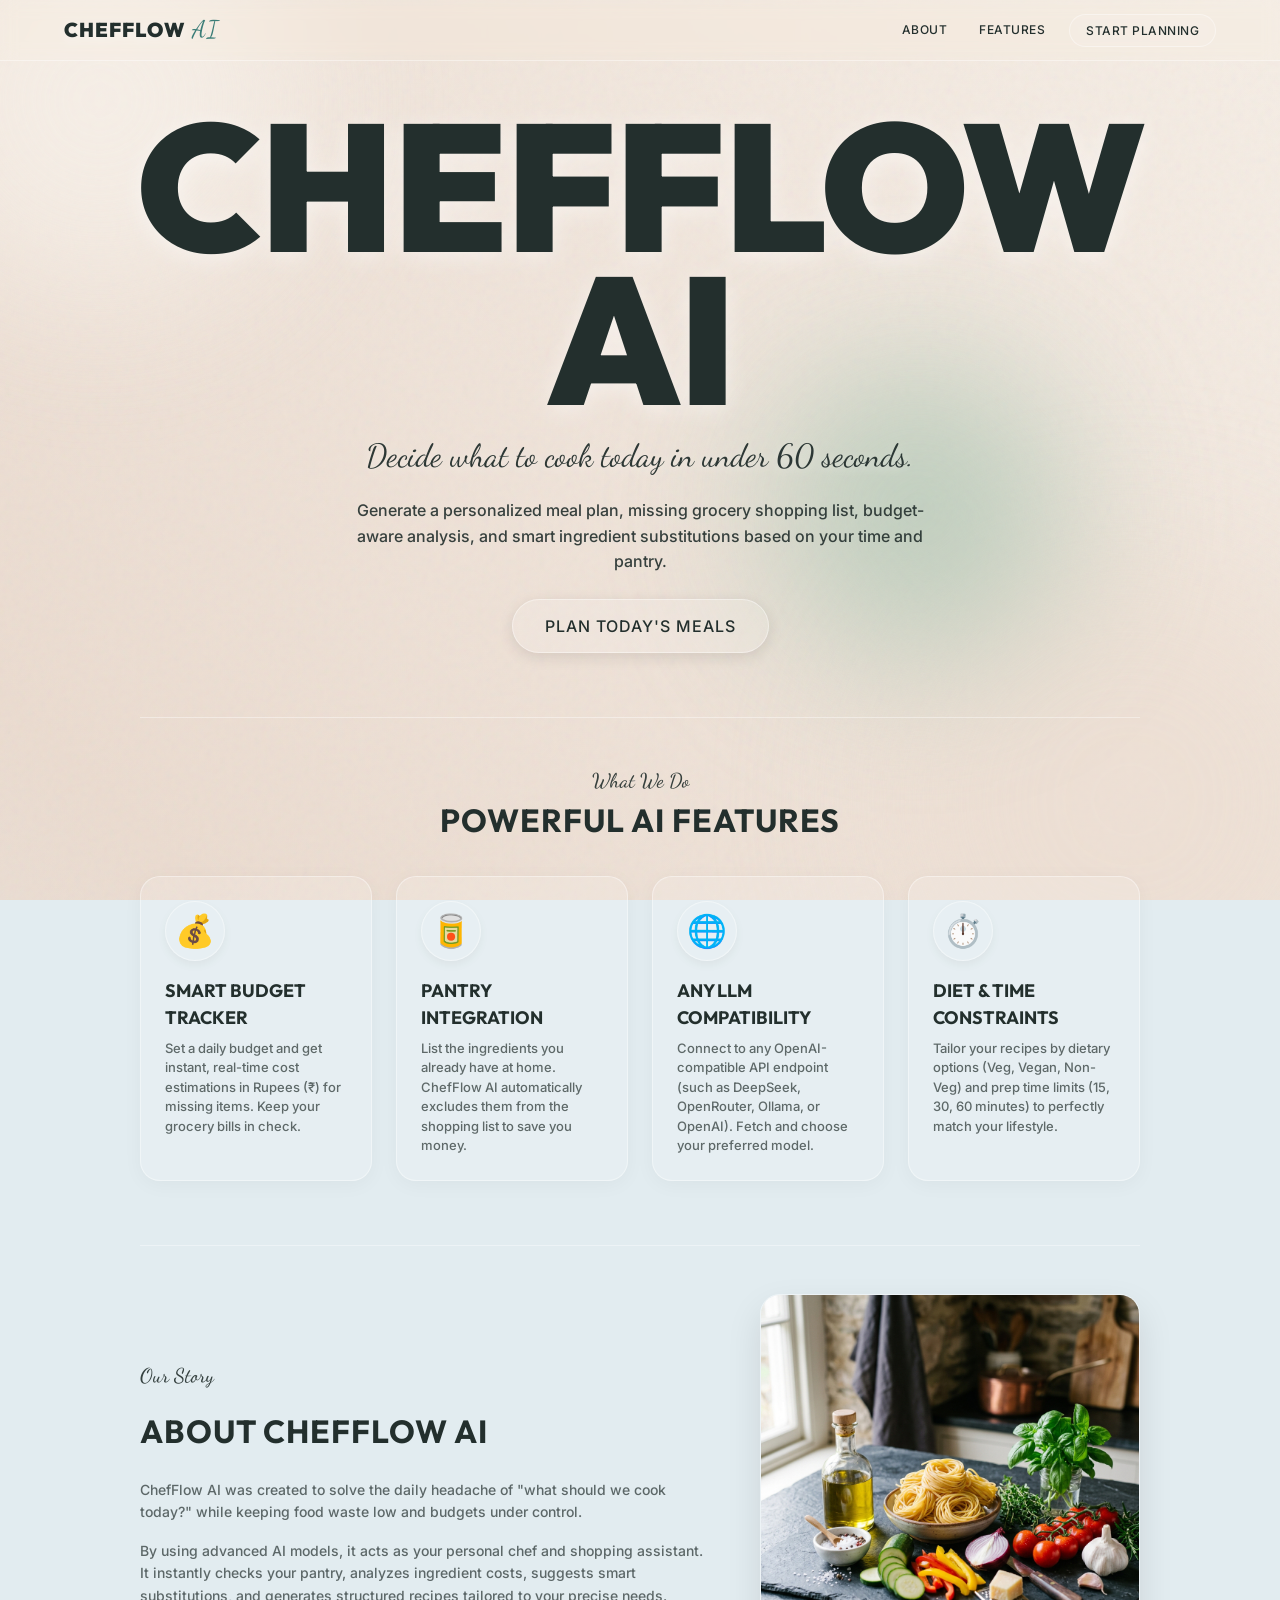
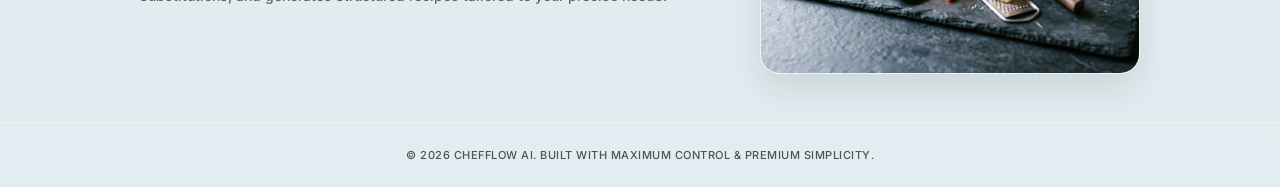
<file: index.html>
<!DOCTYPE html>
<html lang="en">
<head>
  <meta charset="UTF-8">
  <meta name="viewport" content="width=device-width, initial-scale=1.0">
  <title>ChefFlow AI — Personalized Meal Planner & Shopping Assistant</title>
  <meta name="description" content="Generate a personalized, budget-aware meal plan, grocery list, and ingredient substitutions in seconds.">
  <!-- Fonts -->
  <link rel="preconnect" href="https://fonts.googleapis.com">
  <link rel="preconnect" href="https://fonts.gstatic.com" crossorigin>
  <link href="https://fonts.googleapis.com/css2?family=Dancing+Script:wght@400..700&family=Inter:wght@400;500;700&family=Outfit:wght@400;500;700;900&family=Space+Mono&display=swap" rel="stylesheet">
  <!-- Stylesheet -->
  <link rel="stylesheet" href="style.css">
</head>
<body>
  <!-- Animated Background Layers -->
  <div class="mesh-bg"></div>
  <div class="noise-overlay"></div>
  <div class="bg-orbs">
    <div class="orb orb-1"></div>
    <div class="orb orb-2"></div>
    <div class="orb orb-3"></div>
  </div>

  <!-- Header / Navigation -->
  <header class="app-header">
    <div class="header-container">
      <a href="#" class="logo" id="logo-link">ChefFlow <span class="cursive-accent">AI</span></a>
      <nav class="nav-links">
        <a href="#about" class="nav-item" id="nav-about">About</a>
        <a href="#features" class="nav-item" id="nav-features">Features</a>
        <button class="nav-btn-outline" id="nav-start-btn">Start Planning</button>
      </nav>
    </div>
  </header>

  <main>
    <!-- Screen 1: Hero & Landing -->
    <section id="landing-screen" class="screen active">
      <div class="hero-bg-accent"></div>
      <div class="hero-content">
        <h1 class="hero-title">CHEFFLOW AI</h1>
        <h2 class="hero-subtitle">Decide what to cook today in under 60 seconds.</h2>
        <p class="hero-description">
          Generate a personalized meal plan, missing grocery shopping list, budget-aware analysis, and smart ingredient substitutions based on your time and pantry.
        </p>
        <div class="hero-cta-wrapper">
          <button class="btn-primary-action" id="start-planning-cta">Plan Today's Meals</button>
        </div>
      </div>

      <!-- Features Section -->
      <div id="features" class="landing-section">
        <span class="cursive-subtitle" style="text-align: center;">What We Do</span>
        <h2 class="section-title">Powerful AI Features</h2>
        <div class="features-grid">
          <div class="feature-item-card">
            <div class="feature-icon">💰</div>
            <h3>Smart Budget Tracker</h3>
            <p>Set a daily budget and get instant, real-time cost estimations in Rupees (₹) for missing items. Keep your grocery bills in check.</p>
          </div>
          <div class="feature-item-card">
            <div class="feature-icon">🥫</div>
            <h3>Pantry Integration</h3>
            <p>List the ingredients you already have at home. ChefFlow AI automatically excludes them from the shopping list to save you money.</p>
          </div>
          <div class="feature-item-card">
            <div class="feature-icon">🌐</div>
            <h3>Any LLM Compatibility</h3>
            <p>Connect to any OpenAI-compatible API endpoint (such as DeepSeek, OpenRouter, Ollama, or OpenAI). Fetch and choose your preferred model.</p>
          </div>
          <div class="feature-item-card">
            <div class="feature-icon">⏱️</div>
            <h3>Diet & Time Constraints</h3>
            <p>Tailor your recipes by dietary options (Veg, Vegan, Non-Veg) and prep time limits (15, 30, 60 minutes) to perfectly match your lifestyle.</p>
          </div>
        </div>
      </div>

      <!-- About Section -->
      <div id="about" class="landing-section">
        <div class="about-container">
          <div class="about-text">
            <span class="cursive-subtitle">Our Story</span>
            <h2 class="section-title">About ChefFlow AI</h2>
            <p>ChefFlow AI was created to solve the daily headache of "what should we cook today?" while keeping food waste low and budgets under control.</p>
            <p>By using advanced AI models, it acts as your personal chef and shopping assistant. It instantly checks your pantry, analyzes ingredient costs, suggests smart substitutions, and generates structured recipes tailored to your precise needs.</p>
          </div>
          <div class="about-image-wrapper">
            <img src="about_ingredients.png" alt="Fresh cooking ingredients on a slate table" class="about-img">
          </div>
        </div>
      </div>
    </section>

    <!-- Screen 2: Constraints Form -->
    <section id="form-screen" class="screen">
      <div class="form-container">
        <div class="form-card">
          <div class="form-header">
            <span class="cursive-subtitle">Your Preferences</span>
            <h2 class="form-title">Enter Cooking Constraints</h2>
            <p class="form-description">Tell us what you have and what you need. We'll handle the rest.</p>
          </div>

          <form id="preferences-form" novalidate>
            <!-- Step Indicators -->
            <div class="steps-progress" role="progressbar" aria-valuemin="1" aria-valuemax="3" aria-valuenow="1" aria-label="Planning progress">
              <div class="progress-bar-fill" id="progress-bar-fill"></div>
            </div>

            <!-- Fieldset 1: Budget & Servings -->
            <div class="form-step-section active" data-step="1">
              <div class="form-group-row">
                <div class="form-group">
                  <label for="input-budget">Daily Budget (₹)</label>
                  <input type="number" id="input-budget" min="10" max="10000" placeholder="e.g. 500" required aria-describedby="error-budget" aria-invalid="false">
                  <span class="error-msg" id="error-budget" role="alert">Please enter a valid daily budget (₹10 - ₹10,000).</span>
                </div>
                <div class="form-group">
                  <label for="input-people">Number of People</label>
                  <input type="number" id="input-people" min="1" max="20" placeholder="e.g. 2" required aria-describedby="error-people" aria-invalid="false">
                  <span class="error-msg" id="error-people" role="alert">Please specify number of people (1 - 20).</span>
                </div>
              </div>
              
              <div class="form-group-row" style="margin-top: 1.5rem;">
                <div class="form-group">
                  <label for="input-base-url">API Base URL</label>
                  <input type="text" id="input-base-url" placeholder="https://api.openai.com/v1" value="https://api.openai.com/v1" required aria-describedby="error-base-url" aria-invalid="false">
                  <span class="error-msg" id="error-base-url" role="alert">Please enter a valid API Base URL.</span>
                </div>
                <div class="form-group">
                  <label for="input-api-key">API Key</label>
                  <input type="password" id="input-api-key" placeholder="Enter API key..." required aria-describedby="error-api-key" aria-invalid="false">
                  <span class="error-msg" id="error-api-key" role="alert">Please enter a valid API key.</span>
                </div>
              </div>

              <div class="form-group-row" style="margin-top: 1.5rem; align-items: flex-end;">
                <div class="form-group" style="flex: 2;">
                  <label for="select-model">Model</label>
                  <div class="model-select-wrapper">
                    <select id="select-model" aria-invalid="false">
                      <option value="gpt-4o-mini">gpt-4o-mini (Default)</option>
                      <option value="gpt-4o">gpt-4o</option>
                      <option value="gpt-3.5-turbo">gpt-3.5-turbo</option>
                      <option value="custom">Enter Custom Model...</option>
                    </select>
                  </div>
                </div>
                <div class="form-group" style="flex: 1;">
                  <button type="button" id="btn-fetch-models" class="btn-action-outline" style="width: 100%; height: 46px; white-space: nowrap;">Fetch Models</button>
                </div>
              </div>

              <div class="form-group" id="custom-model-group" style="display: none; margin-top: 1.5rem;">
                <label for="input-model-custom">Custom Model Name</label>
                <input type="text" id="input-model-custom" placeholder="e.g. deepseek-chat, llama3" aria-invalid="false">
                <span class="error-msg" id="error-model-custom" role="alert">Please specify a model name.</span>
              </div>

              <div id="model-fetch-status" class="help-text" style="display: block; margin-top: 0.5rem; opacity: 0.8;">
                Your credentials and model choice are stored locally in your browser.
              </div>

              <div class="form-navigation-buttons">
                <button type="button" class="btn-nav btn-next" data-next="2">Next Step</button>
              </div>
            </div>

            <!-- Fieldset 2: Diet & Cooking Time -->
            <div class="form-step-section" data-step="2">
              <fieldset class="form-group">
                <legend class="form-group-label">Dietary Preference</legend>
                <div class="radio-pill-group">
                  <label class="radio-pill">
                    <input type="radio" name="diet" value="vegetarian" checked>
                    <span>Vegetarian</span>
                  </label>
                  <label class="radio-pill">
                    <input type="radio" name="diet" value="vegan">
                    <span>Vegan</span>
                  </label>
                  <label class="radio-pill">
                    <input type="radio" name="diet" value="non-vegetarian">
                    <span>Non-Vegetarian</span>
                  </label>
                </div>
              </fieldset>

              <fieldset class="form-group">
                <legend class="form-group-label">Available Cooking Time (Per Meal)</legend>
                <div class="radio-pill-group">
                  <label class="radio-pill">
                    <input type="radio" name="cooking-time" value="15">
                    <span>15 Mins</span>
                  </label>
                  <label class="radio-pill">
                    <input type="radio" name="cooking-time" value="30" checked>
                    <span>30 Mins</span>
                  </label>
                  <label class="radio-pill">
                    <input type="radio" name="cooking-time" value="60">
                    <span>60 Mins</span>
                  </label>
                </div>
              </fieldset>

              <div class="form-navigation-buttons">
                <button type="button" class="btn-nav btn-prev" data-prev="1">Back</button>
                <button type="button" class="btn-nav btn-next" data-next="3">Next Step</button>
              </div>
            </div>

            <!-- Fieldset 3: Pantry Ingredients -->
            <div class="form-step-section" data-step="3">
              <div class="form-group">
                <label for="ingredient-input">Ingredients Available at Home (Pantry)</label>
                <div class="tag-input-container">
                  <div class="tags-wrapper" id="tags-wrapper">
                    <!-- Dynamic tags will appear here -->
                  </div>
                  <input type="text" id="ingredient-input" placeholder="Type ingredient & press Enter (e.g. Rice, Eggs, Onion)" maxlength="50">
                </div>
                <small class="help-text">Adding ingredients you already have will help reduce the grocery list cost!</small>
                <div aria-live="polite" class="sr-only" id="pantry-announcer"></div>
                
                <!-- Quick suggestions -->
                <div class="suggestions-container">
                  <span class="suggestion-label">Common items:</span>
                  <div class="suggestions-list" id="suggestions-list">
                    <button type="button" class="btn-tag-suggestion" data-val="Rice">Rice</button>
                    <button type="button" class="btn-tag-suggestion" data-val="Onion">Onion</button>
                    <button type="button" class="btn-tag-suggestion" data-val="Tomato">Tomato</button>
                    <button type="button" class="btn-tag-suggestion" data-val="Eggs">Eggs</button>
                    <button type="button" class="btn-tag-suggestion" data-val="Potato">Potato</button>
                    <button type="button" class="btn-tag-suggestion" data-val="Milk">Milk</button>
                    <button type="button" class="btn-tag-suggestion" data-val="Bread">Bread</button>
                  </div>
                </div>
              </div>

              <div class="form-navigation-buttons">
                <button type="button" class="btn-nav btn-prev" data-prev="2">Back</button>
                <button type="submit" class="btn-submit-action" id="submit-plan-btn">Generate Meal Plan</button>
              </div>
            </div>

          </form>
        </div>
      </div>
    </section>

    <!-- Screen 3: AI Processing Loader -->
    <section id="loader-screen" class="screen" role="status" aria-live="polite" aria-busy="true">
      <div class="loader-content">
        <div class="spinner-container">
          <div class="spinner"></div>
        </div>
        <h2 class="loader-title">CHEFFLOW AI IS GENERATING</h2>
        <div class="terminal-logs-window">
          <div class="terminal-logs" id="terminal-logs">
            <p class="log-line">> Establishing secure sandbox...</p>
          </div>
        </div>
      </div>
    </section>

    <!-- Screen 4: Results Dashboard -->
    <section id="results-screen" class="screen">
      <div class="results-dashboard-container">
        <!-- Dashboard Header -->
        <div class="dashboard-header">
          <div>
            <span class="cursive-subtitle" id="dashboard-subtitle-meta">2 People • Vegetarian • 30 mins</span>
            <h1 class="dashboard-title">Today's Meal Plan</h1>
          </div>
          <div class="dashboard-actions">
            <button class="btn-action-outline" id="btn-copy-plan">Copy Plain Text</button>
            <button class="btn-action-outline" id="btn-download-plan">Download Plan</button>
            <button class="btn-primary-action" id="btn-restart-planning">Plan New Meals</button>
          </div>
        </div>

        <!-- Budget Feasibility Section -->
        <div class="dashboard-row budget-row">
          <div class="feature-card budget-status-card" id="budget-card">
            <div class="budget-card-header">
              <span class="card-caption">BUDGET FEASIBILITY</span>
              <span class="budget-badge" id="budget-badge-status">WITHIN BUDGET</span>
            </div>
            <div class="budget-card-main">
              <div class="budget-metric">
                <span class="metric-value" id="dashboard-estimated-cost">₹0</span>
                <span class="metric-label">Estimated Grocery Cost</span>
              </div>
              <div class="budget-comparison-bar" aria-hidden="true">
                <div class="comparison-bar-fill" id="budget-bar-fill"></div>
                <div class="comparison-bar-marker" id="budget-limit-marker">
                  <span class="marker-label">Limit: <span id="dashboard-budget-limit">₹0</span></span>
                </div>
              </div>
              <p class="budget-card-footer" id="budget-status-message">
                Your estimated grocery list cost is within the daily limit. Great job using home ingredients!
              </p>
            </div>
          </div>
        </div>

        <!-- Meals Row -->
        <div class="dashboard-grid meals-grid">
          <!-- Breakfast Card -->
          <div class="feature-card meal-card" data-meal="breakfast">
            <div class="meal-card-header">
              <span class="meal-label">BREAKFAST</span>
              <span class="meal-time" id="breakfast-time">15 mins</span>
            </div>
            <h3 class="meal-name" id="breakfast-name">Veg Omelette + Toast</h3>
            <h4 class="section-label">Ingredients Needed:</h4>
            <ul class="meal-ingredients-list" id="breakfast-ingredients">
              <!-- Dynamically populated -->
            </ul>
          </div>

          <!-- Lunch Card -->
          <div class="feature-card meal-card" data-meal="lunch">
            <div class="meal-card-header">
              <span class="meal-label">LUNCH</span>
              <span class="meal-time" id="lunch-time">20 mins</span>
            </div>
            <h3 class="meal-name" id="lunch-name">Tomato Rice + Salad</h3>
            <h4 class="section-label">Ingredients Needed:</h4>
            <ul class="meal-ingredients-list" id="lunch-ingredients">
              <!-- Dynamically populated -->
            </ul>
          </div>

          <!-- Dinner Card -->
          <div class="feature-card meal-card" data-meal="dinner">
            <div class="meal-card-header">
              <span class="meal-label">DINNER</span>
              <span class="meal-time" id="dinner-time">25 mins</span>
            </div>
            <h3 class="meal-name" id="dinner-name">Vegetable Pulao + Raita</h3>
            <h4 class="section-label">Ingredients Needed:</h4>
            <ul class="meal-ingredients-list" id="dinner-ingredients">
              <!-- Dynamically populated -->
            </ul>
          </div>
        </div>

        <!-- Grocery List and Substitutions Grid -->
        <div class="dashboard-grid secondary-grid">
          <!-- Grocery List Card -->
          <div class="feature-card grocery-list-card">
            <h3 class="card-title">Grocery Shopping List</h3>
            <p class="card-desc">Missing items to purchase. Tap to check off.</p>
            <ul class="shopping-list" id="grocery-shopping-list">
              <!-- Dynamic grocery items with checkboxes -->
            </ul>
          </div>

          <!-- Substitutions Card -->
          <div class="feature-card substitutions-card">
            <h3 class="card-title">Ingredient Substitutions</h3>
            <p class="card-desc">Alternatives if ingredients are unavailable at the store.</p>
            <div class="substitutions-container" id="substitutions-list-container">
              <!-- Dynamic substitution pairs -->
            </div>
          </div>
        </div>
      </div>
    </section>
  </main>

  <footer class="app-footer">
    <p>&copy; 2026 ChefFlow AI. Built with maximum control & premium simplicity.</p>
  </footer>

  <script src="app.js"></script>
</body>
</html>
</file>
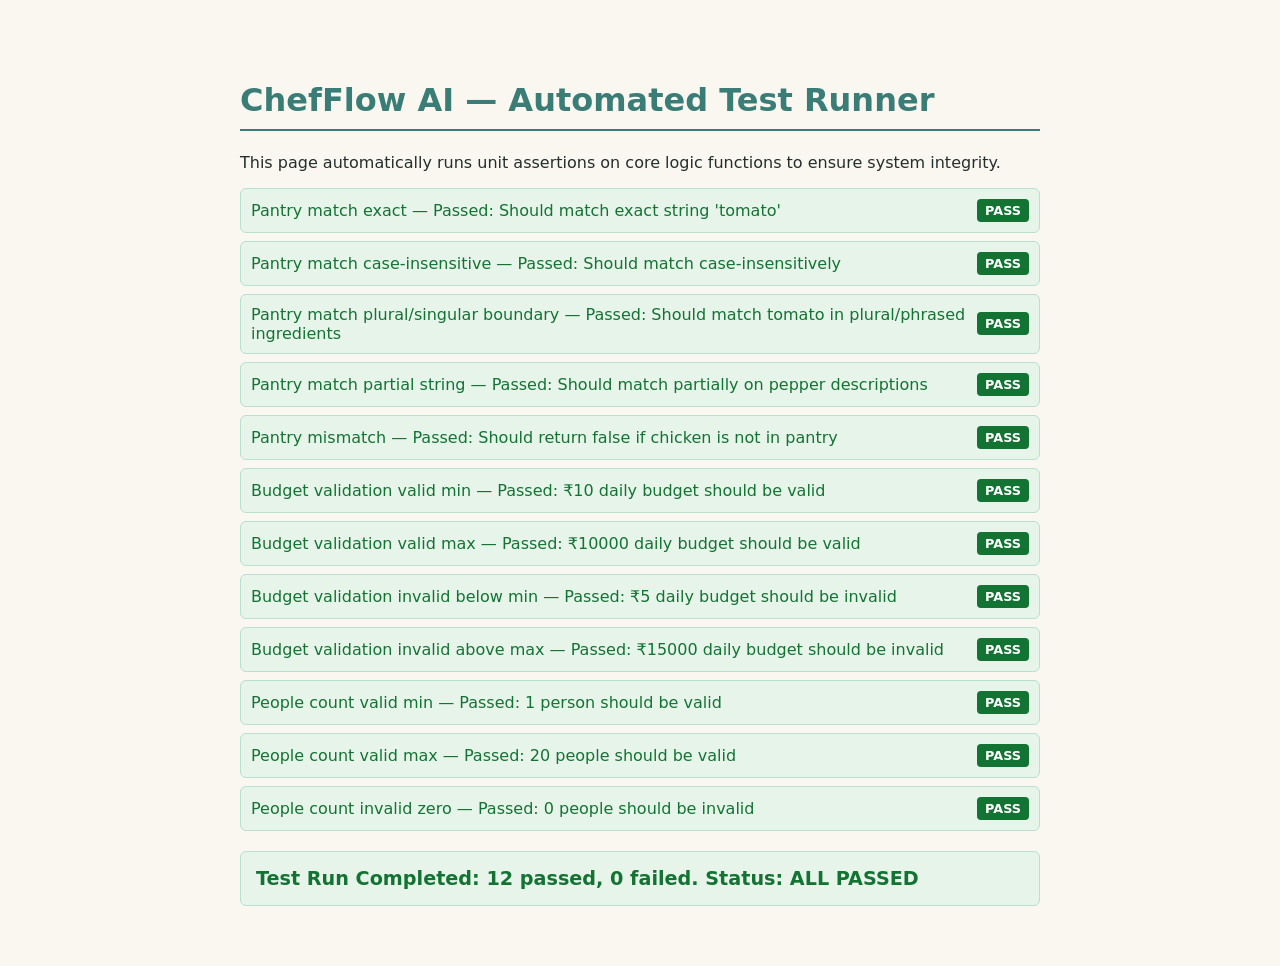
<file: test.html>
<!DOCTYPE html>
<html lang="en">
<head>
  <meta charset="UTF-8">
  <meta name="viewport" content="width=device-width, initial-scale=1.0">
  <title>ChefFlow AI — Test Suite</title>
  <style>
    body {
      font-family: system-ui, -apple-system, sans-serif;
      background-color: #faf6f0;
      color: #232f2d;
      max-width: 800px;
      margin: 40px auto;
      padding: 20px;
    }
    h1 {
      border-bottom: 2px solid #3a7d77;
      padding-bottom: 10px;
      color: #3a7d77;
    }
    .test-case {
      padding: 10px;
      margin: 8px 0;
      border-radius: 6px;
      border: 1px solid #ddd;
      display: flex;
      justify-content: space-between;
      align-items: center;
    }
    .pass {
      background-color: #e6f4ea;
      border-color: #b7e1cd;
      color: #137333;
    }
    .fail {
      background-color: #fce8e6;
      border-color: #f7c2c0;
      color: #c5221f;
    }
    .badge {
      font-weight: bold;
      text-transform: uppercase;
      font-size: 0.8em;
      padding: 4px 8px;
      border-radius: 4px;
    }
    .pass .badge {
      background-color: #137333;
      color: white;
    }
    .fail .badge {
      background-color: #c5221f;
      color: white;
    }
    .summary {
      font-size: 1.2em;
      font-weight: bold;
      margin-top: 20px;
      padding: 15px;
      background: #e2ecf0;
      border-radius: 6px;
      border: 1px solid #cde0de;
    }
  </style>
</head>
<body>
  <h1>ChefFlow AI — Automated Test Runner</h1>
  <p>This page automatically runs unit assertions on core logic functions to ensure system integrity.</p>

  <div id="test-results">Running tests...</div>
  <div id="test-summary" class="summary" style="display: none;"></div>

  <script>
    // Replicate core logic functions to test in isolation
    function isIngredientInPantry(ing, pantryList) {
      const clean = (str) => str.toLowerCase().replace(/[(),.-]/g, ' ').replace(/\s+/g, ' ').trim();
      const singularize = (str) => str.replace(/s\b/g, '').replace(/es\b/g, '');
      const escapeRegExp = (str) => str.replace(/[.*+?^${}()|[\]\\]/g, '\\$&');
      
      const cr = clean(ing);
      const crSingular = singularize(cr);
      
      return pantryList.some(p => {
        const cp = clean(p);
        const cpSingular = singularize(cp);
        
        if (cr === cp || crSingular === cpSingular) return true;
        
        if (cr.includes(cp) || cp.includes(cr) || crSingular.includes(cpSingular) || cpSingular.includes(crSingular)) {
          return true;
        }
        
        try {
          const regexP = new RegExp('\\b' + escapeRegExp(cpSingular) + '\\b');
          const regexR = new RegExp('\\b' + escapeRegExp(crSingular) + '\\b');
          return regexP.test(crSingular) || regexR.test(cpSingular);
        } catch (e) {
          return false;
        }
      });
    }

    // Test Runner Logic
    const resultsContainer = document.getElementById("test-results");
    const summaryContainer = document.getElementById("test-summary");
    resultsContainer.innerHTML = "";

    let passedCount = 0;
    let failedCount = 0;

    function assert(name, condition, expectedMessage) {
      const isPassed = condition;
      if (isPassed) {
        passedCount++;
      } else {
        failedCount++;
      }

      const div = document.createElement("div");
      div.className = `test-case ${isPassed ? 'pass' : 'fail'}`;
      
      const desc = document.createElement("span");
      desc.textContent = `${name} — ${isPassed ? 'Passed' : 'Failed'}: ${expectedMessage}`;
      
      const badge = document.createElement("span");
      badge.className = "badge";
      badge.textContent = isPassed ? "Pass" : "Fail";

      div.appendChild(desc);
      div.appendChild(badge);
      resultsContainer.appendChild(div);
    }

    // Run Tests
    try {
      // 1. Test Pantry Matching
      assert(
        "Pantry match exact",
        isIngredientInPantry("tomato", ["tomato", "onion"]),
        "Should match exact string 'tomato'"
      );

      assert(
        "Pantry match case-insensitive",
        isIngredientInPantry("Tomato", ["tomato", "onion"]),
        "Should match case-insensitively"
      );

      assert(
        "Pantry match plural/singular boundary",
        isIngredientInPantry("fresh organic tomatoes", ["tomato"]),
        "Should match tomato in plural/phrased ingredients"
      );

      assert(
        "Pantry match partial string",
        isIngredientInPantry("bell pepper", ["red bell pepper"]),
        "Should match partially on pepper descriptions"
      );

      assert(
        "Pantry mismatch",
        !isIngredientInPantry("chicken", ["tomato", "onion"]),
        "Should return false if chicken is not in pantry"
      );

      // 2. Test mock validation constraints
      const validateBudgetMock = (val) => !isNaN(val) && val >= 10 && val <= 10000;
      assert(
        "Budget validation valid min",
        validateBudgetMock(10),
        "₹10 daily budget should be valid"
      );
      assert(
        "Budget validation valid max",
        validateBudgetMock(10000),
        "₹10000 daily budget should be valid"
      );
      assert(
        "Budget validation invalid below min",
        !validateBudgetMock(5),
        "₹5 daily budget should be invalid"
      );
      assert(
        "Budget validation invalid above max",
        !validateBudgetMock(15000),
        "₹15000 daily budget should be invalid"
      );

      const validatePeopleMock = (val) => !isNaN(val) && val >= 1 && val <= 20;
      assert(
        "People count valid min",
        validatePeopleMock(1),
        "1 person should be valid"
      );
      assert(
        "People count valid max",
        validatePeopleMock(20),
        "20 people should be valid"
      );
      assert(
        "People count invalid zero",
        !validatePeopleMock(0),
        "0 people should be invalid"
      );

      // Display Summary
      summaryContainer.style.display = "block";
      summaryContainer.textContent = `Test Run Completed: ${passedCount} passed, ${failedCount} failed. Status: ${failedCount === 0 ? 'ALL PASSED' : 'SOME FAILED'}`;
      if (failedCount > 0) {
        summaryContainer.style.backgroundColor = "#fce8e6";
        summaryContainer.style.borderColor = "#f7c2c0";
        summaryContainer.style.color = "#c5221f";
      } else {
        summaryContainer.style.backgroundColor = "#e6f4ea";
        summaryContainer.style.borderColor = "#b7e1cd";
        summaryContainer.style.color = "#137333";
      }
    } catch (err) {
      resultsContainer.innerHTML += `<div class="test-case fail">Runner Error: ${err.message} <span class="badge">Fail</span></div>`;
    }
  </script>
</body>
</html>
</file>
<file: style.css>
/* ==========================================================================
   Frost Design System Variables & Base Settings (Glassmorphism Redesign)
   ========================================================================== */

:root {
  /* Colors - Earthy Neutrals & Warm Orange */
  --color-glass-white: rgba(255, 255, 255, 0.2);
  --color-glass-strong: rgba(255, 255, 255, 0.3);
  --color-glass-border: rgba(255, 255, 255, 0.4);
  
  --color-accent: #3a7d77;
  --color-accent-glow: rgba(58, 125, 119, 0.3);
  
  --color-text-primary: #232f2d;
  --color-text-secondary: rgba(35, 47, 45, 0.7);
  --color-charcoal-text: #17201f;
  
  --color-rose: #faf6f0;
  --color-peach: #ebdcd0;
  --color-lavender: #e2ecf0;
  --color-mint: #9bbda9;

  /* Typography — Font Families */
  --font-control: 'Inter', ui-sans-serif, system-ui, -apple-system, sans-serif;
  --font-control-compressed: 'Outfit', ui-sans-serif, system-ui, -apple-system, sans-serif;
  --font-control-cursive: 'Dancing Script', cursive, serif;
  --font-control-tnt: 'Space Mono', monospace;

  /* Typography — Scale */
  --text-caption: 12px;
  --leading-caption: 1.5;
  --text-body: 14px;
  --leading-body: 1.5;
  --text-heading-sm: 20px;
  --leading-heading-sm: 1.1;
  --text-heading: 32px;
  --leading-heading: 1.1;
  --text-heading-lg: 56px;
  --leading-heading-lg: 1;
  --text-display: clamp(64px, 15vw, 180px);
  --leading-display: 0.85;

  /* Typography — Weights */
  --font-weight-regular: 400;
  --font-weight-medium: 500;
  --font-weight-black: 900;

  /* Spacing */
  --spacing-4: 4px;
  --spacing-8: 8px;
  --spacing-12: 12px;
  --spacing-16: 16px;
  --spacing-20: 20px;
  --spacing-24: 24px;
  --spacing-32: 32px;
  --spacing-48: 48px;
  --spacing-52: 52px;
  --spacing-64: 64px;
  --spacing-80: 80px;
  --spacing-120: 120px;

  /* Border Radius */
  --radius-md: 4px;
  --radius-lg: 12px;
  --radius-xl: 20px;

  /* Named Radii */
  --radius-cards: 20px;
  --radius-links: 8px;
  --radius-inputs: 12px;
  --radius-buttons: 9999px;
  
  /* Glass Levels */
  --glass-bg-1: rgba(255, 255, 255, 0.05);
  --glass-bg-2: rgba(255, 255, 255, 0.15);
  --glass-bg-3: rgba(255, 255, 255, 0.25);
  
  --glass-blur-1: blur(8px) saturate(1.2);
  --glass-blur-2: blur(16px) saturate(1.2);
  --glass-blur-3: blur(24px) saturate(1.2);
}

/* Accessibility Helpers */
.sr-only {
  position: absolute;
  width: 1px;
  height: 1px;
  padding: 0;
  margin: -1px;
  overflow: hidden;
  clip: rect(0, 0, 0, 0);
  white-space: nowrap;
  border: 0;
}

/* Reset and Globals */
* {
  box-sizing: border-box;
  margin: 0;
  padding: 0;
}

body {
  font-family: var(--font-control);
  font-size: var(--text-body);
  line-height: var(--leading-body);
  font-weight: var(--font-weight-medium);
  color: var(--color-text-primary);
  min-height: 100vh;
  display: flex;
  flex-direction: column;
  overflow-x: hidden;
  position: relative;
  background-color: var(--color-lavender);
}

/* Animated Background Layers */
.mesh-bg {
  position: fixed;
  top: 0;
  left: 0;
  width: 100vw;
  height: 100vh;
  z-index: -3;
  background: linear-gradient(
    45deg,
    var(--color-lavender),
    var(--color-peach),
    var(--color-rose),
    var(--color-mint)
  );
  background-size: 400% 400%;
  animation: meshGradient 20s ease infinite;
}

.noise-overlay {
  position: fixed;
  top: 0;
  left: 0;
  width: 100vw;
  height: 100vh;
  z-index: -2;
  opacity: 0.05;
  pointer-events: none;
  background-image: url("data:image/svg+xml,%3Csvg viewBox='0 0 200 200' xmlns='http://www.w3.org/2000/svg'%3E%3Cfilter id='noiseFilter'%3E%3CfeTurbulence type='fractalNoise' baseFrequency='0.65' numOctaves='3' stitchTiles='stitch'/%3E%3C/filter%3E%3Crect width='100%25' height='100%25' filter='url(%23noiseFilter)'/%3E%3C/svg%3E");
}

.bg-orbs {
  position: fixed;
  top: 0;
  left: 0;
  width: 100vw;
  height: 100vh;
  z-index: -1;
  overflow: hidden;
  pointer-events: none;
}

.orb {
  position: absolute;
  border-radius: 50%;
  filter: blur(80px);
  opacity: 0.6;
}

.orb-1 {
  width: 400px;
  height: 400px;
  background: var(--color-rose);
  top: -100px;
  left: -100px;
  animation: floatOrb 15s ease-in-out infinite alternate;
}

.orb-2 {
  width: 500px;
  height: 500px;
  background: var(--color-peach);
  bottom: -150px;
  right: -100px;
  animation: floatOrb 18s ease-in-out infinite alternate-reverse;
}

.orb-3 {
  width: 300px;
  height: 300px;
  background: var(--color-mint);
  top: 40%;
  left: 60%;
  animation: floatOrb 22s ease-in-out infinite alternate;
}

@keyframes meshGradient {
  0% { background-position: 0% 50%; }
  50% { background-position: 100% 50%; }
  100% { background-position: 0% 50%; }
}

@keyframes floatOrb {
  0% { transform: translate(0, 0) scale(1); }
  50% { transform: translate(30px, -50px) scale(1.1); }
  100% { transform: translate(-20px, 20px) scale(0.9); }
}

@keyframes floatUp {
  from { opacity: 0; transform: translateY(20px); }
  to { opacity: 1; transform: translateY(0); }
}

@keyframes shimmer {
  0% { background-position: -200% center; }
  100% { background-position: 200% center; }
}

@keyframes pulseGlow {
  0% { box-shadow: 0 0 0 0 var(--color-accent-glow); }
  70% { box-shadow: 0 0 0 20px rgba(124, 91, 245, 0); }
  100% { box-shadow: 0 0 0 0 rgba(124, 91, 245, 0); }
}

/* Glass Helpers */
.glass-panel-1 {
  background: var(--glass-bg-1);
  backdrop-filter: var(--glass-blur-1);
  -webkit-backdrop-filter: var(--glass-blur-1);
  border: 1px solid var(--color-glass-border);
}

.glass-panel-2 {
  background: var(--glass-bg-2);
  backdrop-filter: var(--glass-blur-2);
  -webkit-backdrop-filter: var(--glass-blur-2);
  border: 1px solid var(--color-glass-border);
  box-shadow: 0 8px 32px rgba(0, 0, 0, 0.08);
}

.glass-panel-3 {
  background: var(--glass-bg-3);
  backdrop-filter: var(--glass-blur-3);
  -webkit-backdrop-filter: var(--glass-blur-3);
  border: 1px solid var(--color-glass-border);
  box-shadow: 0 12px 40px rgba(0, 0, 0, 0.12);
}

/* Header & Nav */
.app-header {
  position: sticky;
  top: 0;
  z-index: 100;
  padding: var(--spacing-12) 0;
  background: var(--glass-bg-1);
  backdrop-filter: var(--glass-blur-1);
  -webkit-backdrop-filter: var(--glass-blur-1);
  border-bottom: 1px solid var(--color-glass-border);
}

.header-container {
  width: 90%;
  max-width: 1200px;
  margin: 0 auto;
  display: flex;
  justify-content: space-between;
  align-items: center;
}

.logo {
  font-family: var(--font-control-compressed);
  font-size: var(--text-heading-sm);
  color: var(--color-text-primary);
  text-decoration: none;
  font-weight: var(--font-weight-black);
  letter-spacing: 1px;
  text-transform: uppercase;
  text-shadow: 0 2px 10px rgba(255, 255, 255, 0.5);
}

.cursive-accent {
  font-family: var(--font-control-cursive);
  text-transform: none;
  font-weight: var(--font-weight-regular);
  color: var(--color-accent);
  font-size: 24px;
  margin-left: 2px;
  text-shadow: none;
}

.nav-links {
  display: flex;
  align-items: center;
  gap: var(--spacing-16);
}

.nav-item {
  color: var(--color-text-primary);
  text-decoration: none;
  font-size: var(--text-caption);
  text-transform: uppercase;
  letter-spacing: 0.5px;
  transition: color 0.2s ease, text-shadow 0.2s ease;
  padding: var(--spacing-4) var(--spacing-8);
  border-radius: var(--radius-links);
}

.nav-item:hover {
  color: var(--color-text-primary);
  text-shadow: 0 0 8px rgba(255,255,255,0.6);
}

.nav-btn-outline {
  background: var(--glass-bg-1);
  color: var(--color-text-primary);
  border: 1px solid var(--color-glass-border);
  border-radius: var(--radius-buttons);
  padding: var(--spacing-8) var(--spacing-16);
  font-family: var(--font-control);
  font-weight: var(--font-weight-medium);
  font-size: var(--text-caption);
  cursor: pointer;
  transition: all 0.25s ease;
  text-transform: uppercase;
  letter-spacing: 0.5px;
  backdrop-filter: var(--glass-blur-1);
}

.nav-btn-outline:hover {
  background: var(--color-glass-strong);
  border-color: var(--color-text-primary);
  box-shadow: 0 0 15px rgba(255,255,255,0.2);
}

/* Screens System */
.screen {
  display: none;
  flex: 1;
  width: 100%;
  max-width: 1200px;
  margin: 0 auto;
  padding: var(--spacing-48) 5%;
  animation: floatUp 0.5s cubic-bezier(0.4, 0, 0.2, 1) forwards;
}

.screen.active {
  display: flex;
  flex-direction: column;
  justify-content: center;
}

/* Screen 1: Hero & Landing Screen */
#landing-screen {
  text-align: center;
  align-items: center;
  min-height: calc(100vh - 120px);
}

.hero-content {
  max-width: 800px;
  margin: auto 0;
  display: flex;
  flex-direction: column;
  align-items: center;
  gap: var(--spacing-24);
}

.hero-title {
  font-family: var(--font-control-compressed);
  font-size: var(--text-display);
  line-height: var(--leading-display);
  font-weight: var(--font-weight-black);
  color: var(--color-text-primary);
  letter-spacing: -2px;
  text-shadow: 0 4px 24px rgba(255, 255, 255, 0.5);
}

.hero-subtitle {
  font-family: var(--font-control-cursive);
  font-size: var(--text-heading);
  line-height: var(--leading-heading);
  font-weight: var(--font-weight-regular);
  color: var(--color-text-primary);
  opacity: 0.95;
  text-shadow: 0 2px 12px rgba(255, 255, 255, 0.5);
}

.hero-description {
  color: var(--color-text-primary);
  font-size: 16px;
  max-width: 600px;
  opacity: 0.9;
  line-height: 1.6;
}

.btn-primary-action {
  background: var(--glass-bg-2);
  backdrop-filter: var(--glass-blur-2);
  color: var(--color-text-primary);
  border: 1px solid var(--color-glass-border);
  border-radius: var(--radius-buttons);
  padding: var(--spacing-16) var(--spacing-32);
  font-family: var(--font-control);
  font-weight: var(--font-weight-medium);
  font-size: 16px;
  cursor: pointer;
  transition: all 0.3s cubic-bezier(0.4, 0, 0.2, 1);
  text-transform: uppercase;
  letter-spacing: 1px;
  box-shadow: 0 4px 15px rgba(0,0,0,0.1);
  position: relative;
  overflow: hidden;
}

.btn-primary-action::before {
  content: '';
  position: absolute;
  top: 0; left: -100%;
  width: 50%; height: 100%;
  background: linear-gradient(to right, transparent, rgba(255,255,255,0.3), transparent);
  transform: skewX(-20deg);
  transition: all 0.5s ease;
}

.btn-primary-action:hover {
  background: var(--glass-bg-3);
  border-color: var(--color-text-primary);
  box-shadow: 0 0 20px var(--color-accent-glow);
  transform: translateY(-2px);
}

.btn-primary-action:hover::before {
  left: 150%;
}

/* Global focus-visible outlines */
a:focus-visible,
button:focus-visible,
input:focus-visible,
fieldset:focus-within {
  outline: 3px solid var(--color-accent);
  outline-offset: 2px;
}

fieldset.form-group:focus-within {
  outline: none;
}

/* Screen 2: Constraints Form Screen */
.form-container {
  display: flex;
  justify-content: center;
  align-items: center;
  width: 100%;
}

.form-card {
  width: 100%;
  max-width: 640px;
  border-radius: var(--radius-cards);
  padding: var(--spacing-32);
  background: var(--glass-bg-3);
  backdrop-filter: var(--glass-blur-3);
  -webkit-backdrop-filter: var(--glass-blur-3);
  border: 1px solid var(--color-glass-border);
  box-shadow: 0 12px 40px rgba(0, 0, 0, 0.12), inset 0 0 0 1px rgba(255,255,255,0.1);
}

.form-header {
  margin-bottom: var(--spacing-24);
}

.cursive-subtitle {
  font-family: var(--font-control-cursive);
  font-size: var(--text-heading-sm);
  color: var(--color-text-primary);
  display: block;
  opacity: 0.9;
}

.form-title {
  font-family: var(--font-control-compressed);
  font-size: var(--text-heading);
  line-height: var(--leading-heading);
  color: var(--color-text-primary);
  text-transform: uppercase;
}

.form-description {
  color: var(--color-text-secondary);
  margin-top: var(--spacing-4);
  font-size: 13px;
}

.form-step-section { display: none; }
.form-step-section.active {
  display: flex;
  flex-direction: column;
  gap: var(--spacing-20);
  animation: floatUp 0.4s ease-out forwards;
}

.steps-progress {
  height: 6px;
  background-color: var(--glass-bg-1);
  border-radius: var(--radius-buttons);
  margin-bottom: var(--spacing-24);
  overflow: hidden;
  position: relative;
  box-shadow: inset 0 1px 3px rgba(0,0,0,0.1);
}

.progress-bar-fill {
  height: 100%;
  width: 33.33%;
  background: linear-gradient(90deg, var(--color-accent), var(--color-peach));
  border-radius: var(--radius-buttons);
  transition: width 0.4s cubic-bezier(0.4, 0, 0.2, 1);
}

.form-group-row {
  display: grid;
  grid-template-columns: 1fr 1fr;
  gap: var(--spacing-16);
}

.form-group {
  display: flex;
  flex-direction: column;
  gap: var(--spacing-8);
}

.form-group label {
  font-size: 13px;
  text-transform: uppercase;
  color: var(--color-text-primary);
  font-weight: 700;
  letter-spacing: 0.5px;
}

input[type="number"],
input[type="text"],
input[type="password"] {
  background: var(--glass-bg-1);
  color: var(--color-text-primary);
  border: 1px solid var(--color-glass-border);
  border-radius: var(--radius-inputs);
  padding: 12px var(--spacing-16);
  font-family: var(--font-control);
  font-size: 14px;
  transition: all 0.3s ease;
  outline: none;
}

input[type="number"]::placeholder,
input[type="text"]::placeholder,
input[type="password"]::placeholder {
  color: var(--color-text-secondary);
}

input[type="number"]:focus,
input[type="text"]:focus,
input[type="password"]:focus {
  background: var(--glass-bg-2);
  border-color: var(--color-text-primary);
  box-shadow: 0 0 0 3px var(--color-accent-glow);
}

input:user-invalid {
  border-color: #ff6b6b;
  box-shadow: 0 0 0 3px rgba(255, 107, 107, 0.2);
}

.error-msg {
  display: none;
  color: #ff6b6b;
  font-size: 11px;
  margin-top: -4px;
  text-shadow: 0 1px 2px rgba(255, 255, 255, 0.8);
}

.has-error input { border-color: #ff6b6b; }
.has-error .error-msg { display: block; }

.radio-pill-group {
  display: flex;
  gap: var(--spacing-8);
  flex-wrap: wrap;
}

.radio-pill {
  cursor: pointer;
  flex: 1;
  min-width: 100px;
}

.radio-pill input[type="radio"] {
  position: absolute;
  width: 1px;
  height: 1px;
  padding: 0;
  margin: -1px;
  overflow: hidden;
  clip: rect(0, 0, 0, 0);
  white-space: nowrap;
  border: 0;
}

.radio-pill input[type="radio"]:focus-visible + span {
  outline: 3px solid var(--color-accent);
  outline-offset: 2px;
  border-radius: var(--radius-buttons);
}

.radio-pill span {
  display: block;
  text-align: center;
  background: var(--glass-bg-1);
  color: var(--color-text-primary);
  border: 1px solid var(--color-glass-border);
  border-radius: var(--radius-buttons);
  padding: var(--spacing-12);
  font-size: var(--text-body);
  transition: all 0.3s ease;
  text-transform: capitalize;
  backdrop-filter: var(--glass-blur-1);
}

.radio-pill input[type="radio"]:checked + span {
  background: var(--color-accent);
  color: #fff;
  border-color: var(--color-accent);
  font-weight: 700;
  box-shadow: 0 4px 12px var(--color-accent-glow);
}

.tag-input-container {
  display: flex;
  flex-wrap: wrap;
  gap: var(--spacing-8);
  background: var(--glass-bg-1);
  border: 1px solid var(--color-glass-border);
  border-radius: var(--radius-inputs);
  padding: 8px var(--spacing-12);
  min-height: 48px;
  align-items: center;
}

.tags-wrapper {
  display: flex;
  flex-wrap: wrap;
  gap: var(--spacing-4);
}

.tag {
  background: var(--glass-bg-2);
  color: var(--color-text-primary);
  border: 1px solid rgba(255,255,255,0.3);
  padding: 6px 12px;
  border-radius: var(--radius-buttons);
  font-size: 12px;
  display: inline-flex;
  align-items: center;
  gap: var(--spacing-8);
  backdrop-filter: var(--glass-blur-1);
}

.tag .btn-remove-tag {
  border: none;
  background: transparent;
  color: #ff6b6b;
  cursor: pointer;
  font-weight: bold;
  font-size: 14px;
  line-height: 1;
  transition: color 0.2s;
}

.tag .btn-remove-tag:hover {
  color: #ff8787;
}

.tag-input-container input {
  border: none !important;
  background: transparent !important;
  padding: 4px 0 !important;
  flex: 1;
  min-width: 120px;
  outline: none !important;
  box-shadow: none !important;
}

.help-text {
  font-size: 11px;
  color: var(--color-text-secondary);
}

.suggestions-container {
  display: flex;
  flex-direction: column;
  gap: var(--spacing-8);
  margin-top: var(--spacing-8);
}

.suggestion-label {
  font-size: 11px;
  text-transform: uppercase;
  letter-spacing: 0.5px;
  color: var(--color-text-secondary);
}

.suggestions-list {
  display: flex;
  flex-wrap: wrap;
  gap: var(--spacing-8);
}

.btn-tag-suggestion {
  background: var(--glass-bg-1);
  border: 1px solid var(--color-glass-border);
  padding: 6px 12px;
  border-radius: var(--radius-buttons);
  font-size: 12px;
  color: var(--color-text-primary);
  cursor: pointer;
  transition: all 0.2s ease;
  backdrop-filter: var(--glass-blur-1);
}

.btn-tag-suggestion:hover {
  background: var(--glass-bg-3);
  transform: translateY(-1px);
}

.form-navigation-buttons {
  display: flex;
  justify-content: flex-end;
  gap: var(--spacing-12);
  margin-top: var(--spacing-16);
}

.btn-nav {
  background: transparent;
  color: var(--color-text-primary);
  border: 1px solid var(--color-glass-border);
  border-radius: var(--radius-buttons);
  padding: 10px var(--spacing-24);
  font-family: var(--font-control);
  font-size: var(--text-body);
  font-weight: var(--font-weight-medium);
  cursor: pointer;
  transition: all 0.3s ease;
}

.btn-nav:hover {
  background: var(--glass-bg-2);
  border-color: var(--color-text-primary);
}

.btn-submit-action {
  background: var(--color-accent);
  color: #fff;
  border: none;
  border-radius: var(--radius-buttons);
  padding: 10px var(--spacing-24);
  font-family: var(--font-control);
  font-size: var(--text-body);
  font-weight: 700;
  cursor: pointer;
  transition: all 0.3s ease;
  text-transform: uppercase;
  letter-spacing: 1px;
  box-shadow: 0 4px 15px var(--color-accent-glow);
}

.btn-submit-action:hover {
  transform: translateY(-2px);
  box-shadow: 0 6px 20px var(--color-accent-glow);
  background: #2a5c57;
}

/* Screen 3: Loader Screen */
#loader-screen {
  align-items: center;
  justify-content: center;
  min-height: 70vh;
}

.loader-content {
  display: flex;
  flex-direction: column;
  align-items: center;
  gap: var(--spacing-24);
  width: 100%;
  max-width: 500px;
}

.spinner-container {
  position: relative;
  width: 80px;
  height: 80px;
  animation: pulseGlow 2s infinite;
  border-radius: 50%;
}

.spinner {
  width: 100%;
  height: 100%;
  border: 4px solid var(--glass-bg-1);
  border-top-color: var(--color-text-primary);
  border-radius: 50%;
  animation: spin 1s linear infinite;
}

@keyframes spin {
  to { transform: rotate(360deg); }
}

.loader-title {
  font-family: var(--font-control-compressed);
  font-size: var(--text-heading-sm);
  color: var(--color-text-primary);
  letter-spacing: 2px;
}

.terminal-logs-window {
  width: 100%;
  height: 160px;
  background: rgba(0, 0, 0, 0.4);
  backdrop-filter: var(--glass-blur-2);
  -webkit-backdrop-filter: var(--glass-blur-2);
  border: 1px solid rgba(255, 255, 255, 0.15);
  border-radius: var(--radius-lg);
  padding: var(--spacing-20);
  font-family: var(--font-control-tnt);
  font-size: 13px;
  color: #e2e8f0;
  overflow-y: auto;
  box-shadow: inset 0 0 20px rgba(0,0,0,0.5);
}

.terminal-logs {
  display: flex;
  flex-direction: column;
  gap: 8px;
}

.log-line {
  line-height: 1.4;
  white-space: pre-wrap;
}

.log-line.highlight { color: #a8dcd1; }
.log-line.success { color: #b8a9e8; }

/* Screen 4: Results Dashboard */
.results-dashboard-container {
  display: flex;
  flex-direction: column;
  gap: var(--spacing-24);
}

.dashboard-header {
  display: flex;
  justify-content: space-between;
  align-items: center;
  flex-wrap: wrap;
  gap: var(--spacing-16);
  padding: var(--spacing-20) var(--spacing-24);
  background: var(--glass-bg-2);
  backdrop-filter: var(--glass-blur-2);
  -webkit-backdrop-filter: var(--glass-blur-2);
  border-radius: var(--radius-cards);
  border: 1px solid var(--color-glass-border);
  box-shadow: 0 8px 32px rgba(0,0,0,0.05);
}

.dashboard-title {
  font-family: var(--font-control-compressed);
  font-size: var(--text-heading);
  line-height: var(--leading-heading);
  color: var(--color-text-primary);
  text-transform: uppercase;
  margin-top: 4px;
}

.dashboard-actions {
  display: flex;
  gap: var(--spacing-12);
}

.btn-action-outline {
  background: var(--glass-bg-1);
  color: var(--color-text-primary);
  border: 1px solid var(--color-glass-border);
  border-radius: var(--radius-buttons);
  padding: 10px var(--spacing-20);
  font-family: var(--font-control);
  font-size: 13px;
  font-weight: 500;
  cursor: pointer;
  transition: all 0.2s ease;
  backdrop-filter: var(--glass-blur-1);
}

.btn-action-outline:hover {
  background: var(--glass-bg-3);
  border-color: var(--color-text-primary);
}

/* Feature Cards */
.feature-card {
  background: var(--glass-bg-2);
  backdrop-filter: var(--glass-blur-2);
  -webkit-backdrop-filter: var(--glass-blur-2);
  border-radius: var(--radius-cards);
  padding: var(--card-padding);
  border: 1px solid var(--color-glass-border);
  box-shadow: 0 8px 32px rgba(0,0,0,0.05);
  transition: transform 0.3s ease, box-shadow 0.3s ease, background 0.3s ease;
}

.feature-card:hover {
  transform: translateY(-4px);
  background: var(--glass-bg-3);
  box-shadow: 0 12px 40px rgba(0,0,0,0.1);
  border-color: rgba(255,255,255,0.4);
}

.budget-status-card {
  width: 100%;
  display: flex;
  flex-direction: column;
  gap: var(--spacing-16);
}

.budget-card-header {
  display: flex;
  justify-content: space-between;
  align-items: center;
}

.card-caption {
  font-size: 11px;
  font-weight: 700;
  text-transform: uppercase;
  color: var(--color-text-secondary);
  letter-spacing: 1px;
}

.budget-badge {
  font-size: 11px;
  font-weight: 700;
  padding: 6px 12px;
  border-radius: var(--radius-buttons);
  text-transform: uppercase;
  letter-spacing: 0.5px;
  backdrop-filter: blur(4px);
}

.budget-badge.success {
  background: rgba(168, 220, 209, 0.2);
  color: #e0f2fe;
  border: 1px solid rgba(168, 220, 209, 0.4);
}

.budget-badge.warning {
  background: rgba(247, 197, 159, 0.2);
  color: #fffaf0;
  border: 1px solid rgba(247, 197, 159, 0.4);
}

.budget-card-main {
  display: flex;
  flex-direction: column;
  gap: var(--spacing-16);
}

.budget-metric {
  display: flex;
  flex-direction: column;
}

.metric-value {
  font-family: var(--font-control-compressed);
  font-size: var(--text-heading-lg);
  line-height: 1;
  color: var(--color-text-primary);
  text-shadow: 0 2px 10px rgba(255, 255, 255, 0.5);
}

.metric-label {
  font-size: 12px;
  color: var(--color-text-secondary);
  margin-top: 4px;
}

.budget-comparison-bar {
  height: 10px;
  background: var(--glass-bg-1);
  border-radius: var(--radius-buttons);
  position: relative;
  margin: var(--spacing-16) 0;
  border: 1px solid rgba(255,255,255,0.1);
  box-shadow: inset 0 1px 4px rgba(0,0,0,0.1);
}

.comparison-bar-fill {
  height: 100%;
  width: 0%;
  border-radius: var(--radius-buttons);
  background: linear-gradient(90deg, var(--color-mint), var(--color-accent));
  transition: width 0.8s cubic-bezier(0.4, 0, 0.2, 1);
  box-shadow: 0 0 10px rgba(168, 220, 209, 0.4);
}

.comparison-bar-fill.warning {
  background: linear-gradient(90deg, var(--color-peach), #ff6b6b);
  box-shadow: 0 0 10px rgba(247, 197, 159, 0.4);
}

.comparison-bar-marker {
  position: absolute;
  top: -6px;
  height: 22px;
  width: 2px;
  background-color: #fff;
  box-shadow: 0 0 4px rgba(0,0,0,0.2);
}

.marker-label {
  position: absolute;
  bottom: 26px;
  transform: translateX(-50%);
  background: rgba(0,0,0,0.6);
  backdrop-filter: blur(4px);
  color: #fff;
  font-size: 10px;
  padding: 4px 8px;
  border-radius: 4px;
  white-space: nowrap;
  border: 1px solid rgba(255,255,255,0.2);
}

.budget-status-message {
  font-size: 13px;
  color: var(--color-text-primary);
  opacity: 0.9;
}

.dashboard-grid {
  display: grid;
  grid-template-columns: repeat(auto-fit, minmax(300px, 1fr));
  gap: var(--spacing-20);
}

.meal-card-header {
  display: flex;
  justify-content: space-between;
  margin-bottom: var(--spacing-12);
}

.meal-label {
  font-family: var(--font-control-tnt);
  font-size: 11px;
  letter-spacing: 1px;
  color: var(--color-mint);
  text-transform: uppercase;
}

.meal-time {
  font-size: 12px;
  color: var(--color-text-secondary);
}

.meal-name {
  font-family: var(--font-control-compressed);
  font-size: var(--text-heading-sm);
  color: var(--color-text-primary);
  margin-bottom: var(--spacing-16);
  text-transform: uppercase;
}

.section-label {
  font-size: 11px;
  text-transform: uppercase;
  letter-spacing: 0.5px;
  margin-bottom: var(--spacing-8);
  color: var(--color-text-secondary);
}

.meal-ingredients-list {
  list-style: none;
  display: flex;
  flex-direction: column;
  gap: 6px;
}

.meal-ingredients-list li {
  font-size: 13px;
  position: relative;
  padding-left: var(--spacing-20);
  color: var(--color-text-primary);
}

.meal-ingredients-list li::before {
  content: "✦";
  position: absolute;
  left: 0;
  color: var(--color-accent);
  font-size: 10px;
  top: 2px;
}

.secondary-grid {
  grid-template-columns: 1.2fr 0.8fr;
}

@media (max-width: 768px) {
  .secondary-grid {
    grid-template-columns: 1fr;
  }
}

.card-title {
  font-family: var(--font-control-compressed);
  font-size: var(--text-heading-sm);
  color: var(--color-text-primary);
  text-transform: uppercase;
}

.card-desc {
  font-size: 12px;
  color: var(--color-text-secondary);
  margin-bottom: var(--spacing-20);
}

.shopping-list {
  list-style: none;
  display: flex;
  flex-direction: column;
  gap: var(--spacing-8);
}

.shopping-item {
  display: flex;
  align-items: center;
  gap: var(--spacing-12);
  cursor: pointer;
  padding: 8px var(--spacing-12);
  border-radius: var(--radius-links);
  transition: background 0.2s ease;
  background: var(--glass-bg-1);
  border: 1px solid transparent;
}

.shopping-item:hover {
  background: var(--glass-bg-2);
  border-color: rgba(255,255,255,0.1);
}

.shopping-item input[type="checkbox"] {
  accent-color: var(--color-accent);
  width: 18px;
  height: 18px;
  cursor: pointer;
}

.shopping-item.checked span {
  text-decoration: line-through;
  color: var(--color-text-secondary);
}

.substitutions-container {
  display: flex;
  flex-direction: column;
  gap: var(--spacing-12);
}

.substitution-card {
  background: var(--glass-bg-1);
  border-radius: var(--radius-lg);
  padding: var(--spacing-16);
  display: flex;
  align-items: center;
  justify-content: space-between;
  border: 1px solid var(--color-glass-border);
}

.sub-arrow {
  color: var(--color-peach);
  font-weight: bold;
}

.sub-original {
  font-weight: 700;
  font-size: 13px;
  color: var(--color-text-primary);
}

.sub-replacement {
  color: var(--color-text-primary);
  font-weight: 500;
  font-size: 13px;
  background: var(--glass-bg-2);
  padding: 4px 10px;
  border-radius: var(--radius-buttons);
  border: 1px solid rgba(255,255,255,0.2);
}

/* Footer */
.app-footer {
  margin-top: auto;
  background: var(--glass-bg-1);
  backdrop-filter: var(--glass-blur-1);
  -webkit-backdrop-filter: var(--glass-blur-1);
  border-top: 1px solid var(--color-glass-border);
  padding: var(--spacing-24) 0;
  text-align: center;
}

.app-footer p {
  color: var(--color-text-primary);
  font-size: 11px;
  opacity: 0.8;
  letter-spacing: 0.5px;
  text-transform: uppercase;
}

/* ==========================================================================
   OpenAI Compatible Model Selection Styles
   ========================================================================== */

.model-select-wrapper {
  position: relative;
  width: 100%;
}

select {
  background: var(--glass-bg-1);
  color: var(--color-text-primary);
  border: 1px solid var(--color-glass-border);
  border-radius: var(--radius-inputs);
  padding: 12px var(--spacing-16);
  font-family: var(--font-control);
  font-size: 14px;
  transition: all 0.3s ease;
  outline: none;
  width: 100%;
  cursor: pointer;
  appearance: none;
  -webkit-appearance: none;
  -moz-appearance: none;
  background-image: url("data:image/svg+xml;charset=UTF-8,%3Csvg xmlns='http://www.w3.org/2000/svg' viewBox='0 0 24 24' fill='none' stroke='%23232f2d' stroke-width='2' stroke-linecap='round' stroke-linejoin='round'%3E%3Cpolyline points='6 9 12 15 18 9'%3E%3C/polyline%3E%3C/svg%3E");
  background-repeat: no-repeat;
  background-position: right 16px center;
  background-size: 16px;
}

select:focus {
  background: var(--glass-bg-2);
  border-color: var(--color-text-primary);
  box-shadow: 0 0 0 3px var(--color-accent-glow);
}

select option {
  background-color: var(--color-peach);
  color: var(--color-text-primary);
  font-weight: 500;
}

/* ==========================================================================
   Landing Screen Extra Sections (Features & About)
   ========================================================================== */

.landing-section {
  width: 100%;
  max-width: 1000px;
  margin: var(--spacing-64) auto 0 auto;
  padding-top: var(--spacing-48);
  border-top: 1px solid var(--color-glass-border);
  text-align: left;
}

.section-title {
  font-family: var(--font-control-compressed);
  font-size: var(--text-heading);
  text-align: center;
  color: var(--color-text-primary);
  margin-bottom: var(--spacing-32);
  text-transform: uppercase;
  letter-spacing: 1px;
}

/* Features Grid */
.features-grid {
  display: grid;
  grid-template-columns: repeat(auto-fit, minmax(220px, 1fr));
  gap: var(--spacing-24);
  margin-top: var(--spacing-16);
}

.feature-item-card {
  background: var(--glass-bg-2);
  backdrop-filter: var(--glass-blur-2);
  -webkit-backdrop-filter: var(--glass-blur-2);
  border: 1px solid var(--color-glass-border);
  border-radius: var(--radius-cards);
  padding: var(--spacing-24);
  transition: all 0.3s cubic-bezier(0.4, 0, 0.2, 1);
  box-shadow: 0 4px 20px rgba(0, 0, 0, 0.04);
}

.feature-item-card:hover {
  transform: translateY(-5px);
  background: var(--glass-bg-3);
  box-shadow: 0 12px 30px rgba(0,0,0,0.08);
  border-color: rgba(255, 255, 255, 0.5);
}

.feature-icon {
  font-size: 32px;
  margin-bottom: var(--spacing-16);
  background: var(--glass-bg-1);
  width: 60px;
  height: 60px;
  display: flex;
  align-items: center;
  justify-content: center;
  border-radius: 50%;
  border: 1px solid var(--color-glass-border);
  box-shadow: 0 4px 10px rgba(0,0,0,0.05);
}

.feature-item-card h3 {
  font-family: var(--font-control-compressed);
  font-size: 18px;
  color: var(--color-text-primary);
  margin-bottom: var(--spacing-8);
  text-transform: uppercase;
}

.feature-item-card p {
  font-size: 13px;
  color: var(--color-text-secondary);
  line-height: 1.5;
}

/* About Container */
.about-container {
  display: grid;
  grid-template-columns: 1.2fr 0.8fr;
  gap: var(--spacing-48);
  align-items: center;
}

@media (max-width: 768px) {
  .about-container {
    grid-template-columns: 1fr;
    text-align: center;
  }
}

.about-text {
  display: flex;
  flex-direction: column;
  gap: var(--spacing-16);
}

.about-text .section-title {
  text-align: left;
  margin-bottom: var(--spacing-8);
}

@media (max-width: 768px) {
  .about-text .section-title {
    text-align: center;
  }
}

.about-text p {
  font-size: 14px;
  color: var(--color-text-secondary);
  line-height: 1.6;
}

.about-image-wrapper {
  display: flex;
  justify-content: center;
  width: 100%;
}

.about-img {
  width: 100%;
  max-width: 380px;
  border-radius: var(--radius-cards);
  border: 1px solid var(--color-glass-border);
  box-shadow: 0 15px 35px rgba(0,0,0,0.1);
  transition: transform 0.5s ease;
}

.about-img:hover {
  transform: scale(1.02);
}

/* Smooth scrolling behavior */
html {
  scroll-behavior: smooth;
  scroll-padding-top: 100px;
}

@media (prefers-reduced-motion: reduce) {
  *, ::before, ::after {
    animation-duration: 0.01ms !important;
    animation-iteration-count: 1 !important;
    transition-duration: 0.01ms !important;
    scroll-behavior: auto !important;
  }
}
</file>
